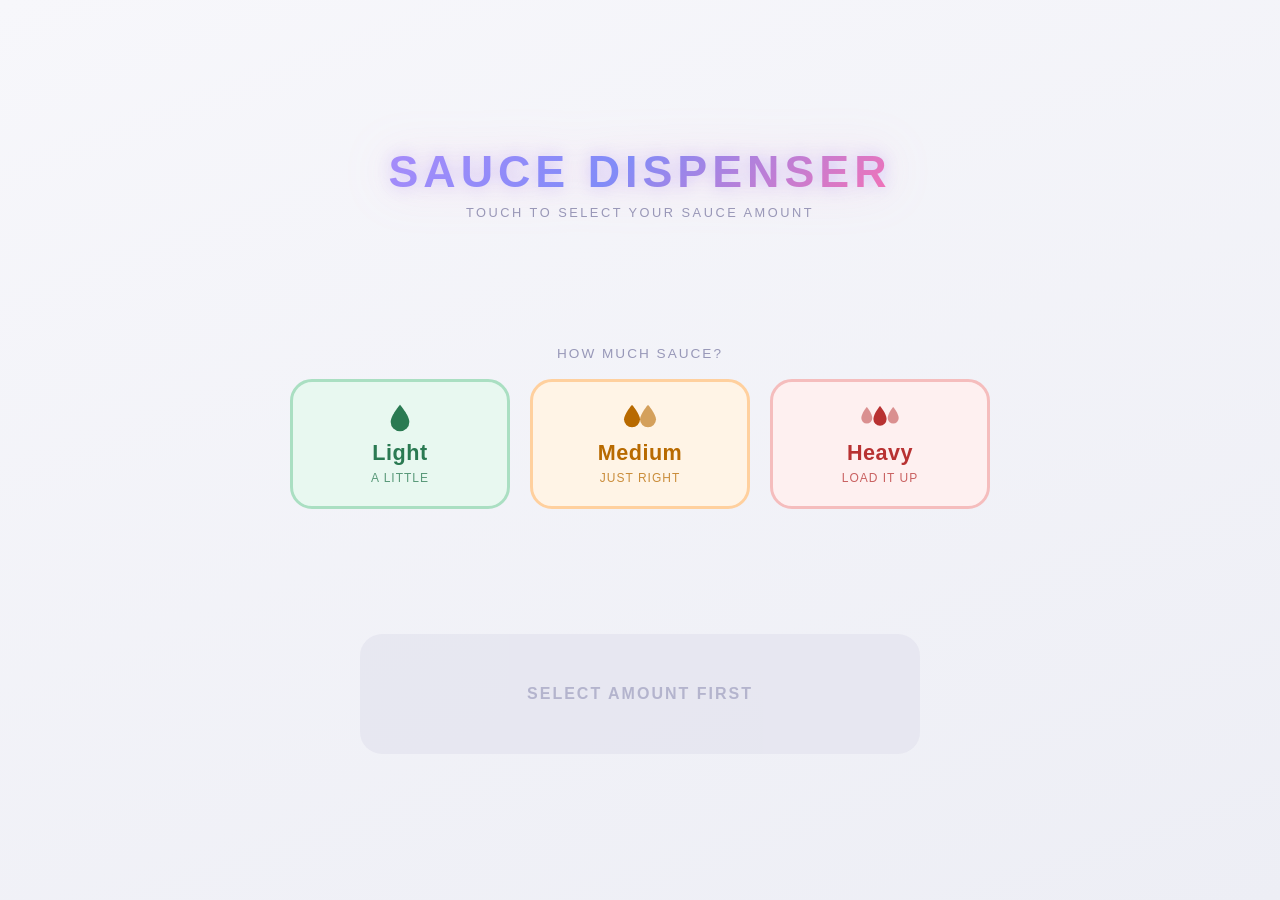
<file: index.html>
<!DOCTYPE html>
<html lang="en">
  <head>
    <meta charset="UTF-8" />
    <!-- Prevent zooming on touch devices -->
    <meta name="viewport" content="width=device-width, initial-scale=1.0, user-scalable=no" />
    <title>Sauce Dispenser</title>
    <link rel="stylesheet" href="style.css" />
  </head>
  <body>

    <div class="container">

      <!-- Title -->
      <header>
        <h1>Sauce Dispenser</h1>
        <p class="subtitle">Touch to select your sauce amount</p>
      </header>

      <!-- Quantity selector -->
      <section class="quantity-section" aria-label="Sauce quantity selector">
        <p class="section-label">How much sauce?</p>

        <div class="quantity-buttons">

          <!-- Light: single drop -->
          <button class="qty-btn" id="btn-light" data-value="Light" aria-pressed="false">
            <svg class="btn-icon" viewBox="0 0 24 24" aria-hidden="true">
              <path d="M12 2 C12 2 5 10 5 15 A7 7 0 0 0 19 15 C19 10 12 2 12 2 Z"
                    fill="currentColor"/>
            </svg>
            <span class="btn-label">Light</span>
            <span class="btn-sub">A little</span>
          </button>

          <!-- Medium: two drops -->
          <button class="qty-btn" id="btn-medium" data-value="Medium" aria-pressed="false">
            <svg class="btn-icon" viewBox="0 0 32 24" aria-hidden="true">
              <path d="M10 2 C10 2 4 9 4 13 A6 6 0 0 0 16 13 C16 9 10 2 10 2 Z"
                    fill="currentColor"/>
              <path d="M22 2 C22 2 16 9 16 13 A6 6 0 0 0 28 13 C28 9 22 2 22 2 Z"
                    fill="currentColor" opacity="0.6"/>
            </svg>
            <span class="btn-label">Medium</span>
            <span class="btn-sub">Just right</span>
          </button>

          <!-- Heavy: three drops -->
          <button class="qty-btn" id="btn-heavy" data-value="Heavy" aria-pressed="false">
            <svg class="btn-icon" viewBox="0 0 40 24" aria-hidden="true">
              <path d="M8 2 C8 2 3 8 3 12 A5 5 0 0 0 13 12 C13 8 8 2 8 2 Z"
                    fill="currentColor" opacity="0.5"/>
              <path d="M20 1 C20 1 14 8 14 13 A6 6 0 0 0 26 13 C26 8 20 1 20 1 Z"
                    fill="currentColor"/>
              <path d="M32 2 C32 2 27 8 27 12 A5 5 0 0 0 37 12 C37 8 32 2 32 2 Z"
                    fill="currentColor" opacity="0.5"/>
            </svg>
            <span class="btn-label">Heavy</span>
            <span class="btn-sub">Load it up</span>
          </button>

        </div>
      </section>

      <!-- Start button -->
      <section class="start-section">
        <button class="start-btn" id="start-btn" disabled aria-disabled="true">
          <span class="start-label" id="start-label">Select amount first</span>
        </button>
      </section>

    </div><!-- /.container -->

    <!-- Full-screen dispensing overlay -->
    <div class="message-overlay" id="message-overlay" role="status" aria-live="assertive" aria-atomic="true">
      <div class="message-card">
        <!-- Spinning ring -->
        <div class="spinner" aria-hidden="true">
          <div class="spinner-ring"></div>
        </div>
        <!-- Message text -->
        <p class="message-text" id="message-text">Dispensing...</p>
        <!-- Progress bar -->
        <div class="progress-bar" aria-hidden="true">
          <div class="progress-fill" id="progress-fill"></div>
        </div>
      </div>
    </div>

    <script src="script.js"></script>
  </body>
</html>
</file>
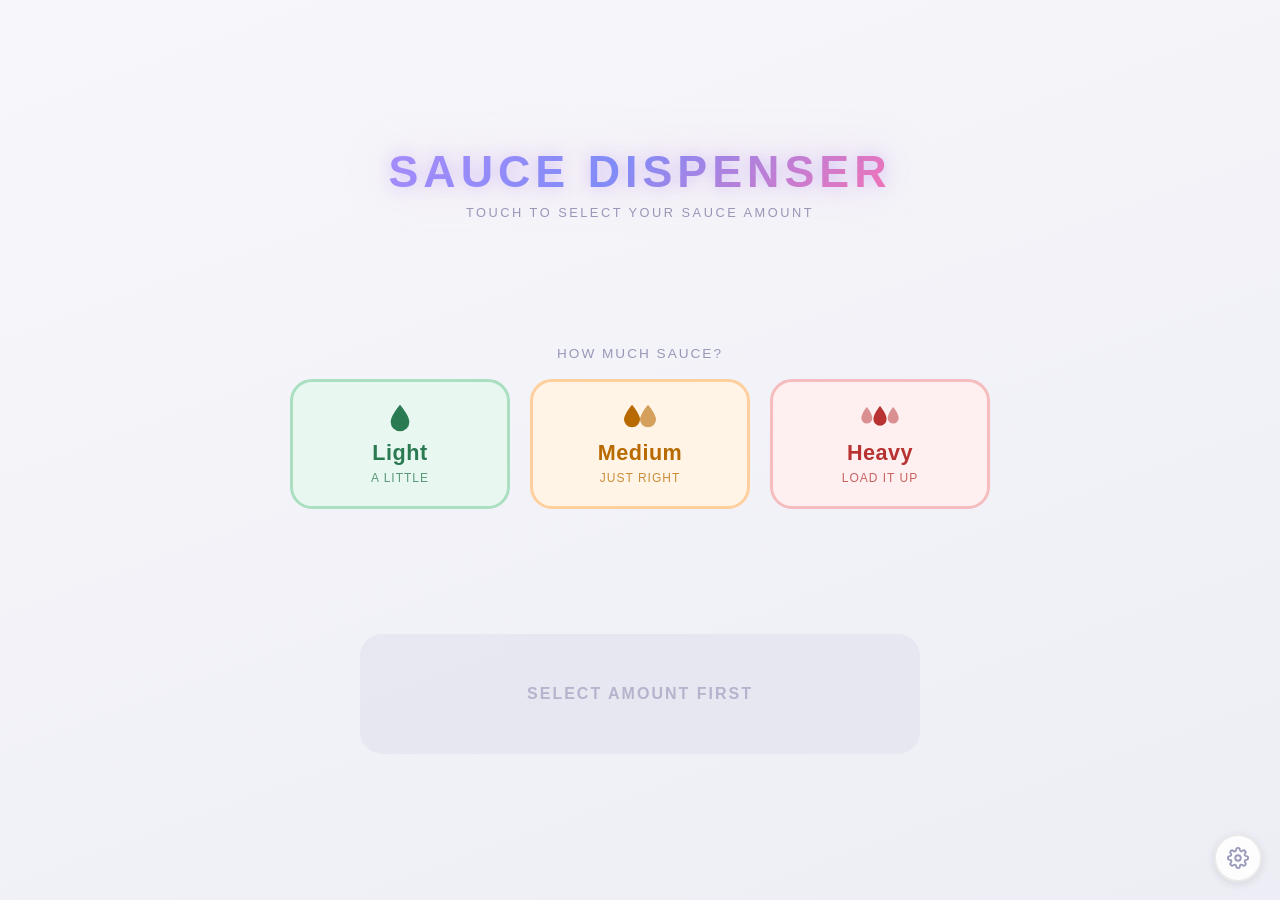
<file: ui/index.html>
﻿<!DOCTYPE html>
<html lang="en">
  <head>
    <meta charset="UTF-8" />
    <!-- Prevent zooming on touch devices -->
    <meta name="viewport" content="width=device-width, initial-scale=1.0, user-scalable=no" />
    <title>Sauce Dispenser</title>
    <link rel="stylesheet" href="style.css?v=2" />
  </head>
  <body>

    <div class="container">

      <!-- Title -->
      <header>
        <h1>Sauce Dispenser</h1>
        <p class="subtitle">Touch to select your sauce amount</p>
      </header>

      <!-- Quantity selector -->
      <section class="quantity-section" aria-label="Sauce quantity selector">
        <p class="section-label">How much sauce?</p>

        <div class="quantity-buttons">

          <!-- Light: single drop -->
          <button class="qty-btn" id="btn-light" data-value="Light" aria-pressed="false">
            <svg class="btn-icon" viewBox="0 0 24 24" aria-hidden="true">
              <path d="M12 2 C12 2 5 10 5 15 A7 7 0 0 0 19 15 C19 10 12 2 12 2 Z"
                    fill="currentColor"/>
            </svg>
            <span class="btn-label">Light</span>
            <span class="btn-sub">A little</span>
          </button>

          <!-- Medium: two drops -->
          <button class="qty-btn" id="btn-medium" data-value="Medium" aria-pressed="false">
            <svg class="btn-icon" viewBox="0 0 32 24" aria-hidden="true">
              <path d="M10 2 C10 2 4 9 4 13 A6 6 0 0 0 16 13 C16 9 10 2 10 2 Z"
                    fill="currentColor"/>
              <path d="M22 2 C22 2 16 9 16 13 A6 6 0 0 0 28 13 C28 9 22 2 22 2 Z"
                    fill="currentColor" opacity="0.6"/>
            </svg>
            <span class="btn-label">Medium</span>
            <span class="btn-sub">Just right</span>
          </button>

          <!-- Heavy: three drops -->
          <button class="qty-btn" id="btn-heavy" data-value="Heavy" aria-pressed="false">
            <svg class="btn-icon" viewBox="0 0 40 24" aria-hidden="true">
              <path d="M8 2 C8 2 3 8 3 12 A5 5 0 0 0 13 12 C13 8 8 2 8 2 Z"
                    fill="currentColor" opacity="0.5"/>
              <path d="M20 1 C20 1 14 8 14 13 A6 6 0 0 0 26 13 C26 8 20 1 20 1 Z"
                    fill="currentColor"/>
              <path d="M32 2 C32 2 27 8 27 12 A5 5 0 0 0 37 12 C37 8 32 2 32 2 Z"
                    fill="currentColor" opacity="0.5"/>
            </svg>
            <span class="btn-label">Heavy</span>
            <span class="btn-sub">Load it up</span>
          </button>

        </div>
      </section>

      <!-- Start button -->
      <section class="start-section">
        <button class="start-btn" id="start-btn" disabled aria-disabled="true">
          <span class="start-label" id="start-label">Select amount first</span>
        </button>
      </section>

    </div><!-- /.container -->

    <!-- Full-screen dispensing overlay -->
    <div class="message-overlay" id="message-overlay" role="status" aria-live="assertive" aria-atomic="true">
      <div class="message-card">
        <!-- Spinning ring -->
        <div class="spinner" aria-hidden="true">
          <div class="spinner-ring"></div>
        </div>
        <!-- Message text -->
        <p class="message-text" id="message-text">Dispensing...</p>
        <!-- Progress bar -->
        <div class="progress-bar" aria-hidden="true">
          <div class="progress-fill" id="progress-fill"></div>
        </div>
      </div>
    </div>

    <!-- Gear / logs button -->
    <button class="gear-btn" id="gear-btn" aria-label="View logs" title="View logs">
      <svg viewBox="0 0 24 24" fill="none" stroke="currentColor" stroke-width="2" stroke-linecap="round" stroke-linejoin="round" aria-hidden="true">
        <circle cx="12" cy="12" r="3"/>
        <path d="M19.4 15a1.65 1.65 0 0 0 .33 1.82l.06.06a2 2 0 0 1-2.83 2.83l-.06-.06a1.65 1.65 0 0 0-1.82-.33 1.65 1.65 0 0 0-1 1.51V21a2 2 0 0 1-4 0v-.09A1.65 1.65 0 0 0 9 19.4a1.65 1.65 0 0 0-1.82.33l-.06.06a2 2 0 0 1-2.83-2.83l.06-.06A1.65 1.65 0 0 0 4.68 15a1.65 1.65 0 0 0-1.51-1H3a2 2 0 0 1 0-4h.09A1.65 1.65 0 0 0 4.6 9a1.65 1.65 0 0 0-.33-1.82l-.06-.06a2 2 0 0 1 2.83-2.83l.06.06A1.65 1.65 0 0 0 9 4.68a1.65 1.65 0 0 0 1-1.51V3a2 2 0 0 1 4 0v.09a1.65 1.65 0 0 0 1 1.51 1.65 1.65 0 0 0 1.82-.33l.06-.06a2 2 0 0 1 2.83 2.83l-.06.06A1.65 1.65 0 0 0 19.4 9a1.65 1.65 0 0 0 1.51 1H21a2 2 0 0 1 0 4h-.09a1.65 1.65 0 0 0-1.51 1z"/>
      </svg>
    </button>

    <!-- Log panel -->
    <div class="log-backdrop" id="log-backdrop"></div>
    <div class="log-panel" id="log-panel" role="dialog" aria-label="System logs" aria-modal="true" hidden>
      <div class="log-panel-header">
        <span class="log-panel-title">System Logs</span>
        <div class="log-panel-actions">
          <button class="log-action-btn" id="log-refresh-btn" title="Refresh">&#8635;</button>
          <button class="log-action-btn" id="log-close-btn" aria-label="Close">&times;</button>
        </div>
      </div>
      <div class="log-debug-bar">
        <button class="log-debug-btn" id="debug-manual-btn">Manual Controls</button>
        <button class="log-debug-btn log-debug-btn--danger" id="debug-restart-btn">Restart Backend</button>
      </div>
      <ol class="log-list" id="log-list" reversed>
        <li class="log-empty">No log entries yet.</li>
      </ol>
    </div>

    <!-- Manual controls popup -->
    <div class="manual-modal" id="manual-modal" hidden>
      <div class="manual-modal-card">
        <div class="manual-modal-header">
          <span>Manual Controls</span>
          <button class="log-action-btn" id="manual-modal-close" aria-label="Close">&times;</button>
        </div>
        <div class="manual-modal-grid">
          <button class="log-debug-btn" id="debug-home-grabber-btn">Home Grabber</button>
          <button class="log-debug-btn" id="debug-home-extruder-btn">Home Extruder</button>
          <button class="log-debug-btn" id="debug-close-grabber-btn">Close Grabber</button>
          <button class="log-debug-btn" id="debug-open-grabber-btn">Open Grabber</button>
          <button class="log-debug-btn" id="debug-open-extruder-btn">Open Extruder</button>
          <button class="log-debug-btn" id="debug-meet-plunger-btn">Meet Plunger</button>
          <button class="log-debug-btn" id="debug-home-gantry-btn">Zero Gantry</button>
          <button class="log-debug-btn manual-modal-grid--full" id="debug-move-gantry-btn">Move Gantry</button>
        </div>
      </div>
    </div>

    <!-- Gantry location picker popup -->
    <div class="manual-modal" id="gantry-modal" hidden>
      <div class="manual-modal-card">
        <div class="manual-modal-header">
          <span>Move Gantry To</span>
          <button class="log-action-btn" id="gantry-modal-close" aria-label="Close">&times;</button>
        </div>
        <p class="gantry-current-pos" id="gantry-current-pos">Current position: --</p>
        <div class="manual-modal-grid" id="gantry-location-grid">
          <!-- populated by JS from /api/manual/gantry-positions -->
        </div>
        <div class="gantry-custom-row">
          <div class="gantry-slider-wrap">
            <span class="gantry-slider-val" id="gantry-slider-val">0 mm</span>
            <input type="range" id="gantry-custom-input" class="gantry-custom-input" min="0" max="400" step="1" value="0" />
            <div class="gantry-slider-ticks"><span>0</span><span>100</span><span>200</span><span>300</span><span>400</span></div>
          </div>
          <button class="log-debug-btn" id="gantry-custom-btn">Move</button>
        </div>
      </div>
    </div>

    <script src="script.js?v=3"></script>
  </body>
</html>
</file>
<file: style.css>
/* =====================================================
   Sauce Dispenser � Kiosk Stylesheet  v2
   Target: 7-inch touchscreen  800 � 480 px landscape
   ===================================================== */

/* -- Reset & base ------------------------------------ */
*, *::before, *::after {
  box-sizing: border-box;
  margin: 0;
  padding: 0;
}

html, body {
  width: 100%;
  height: 100%;
  -webkit-text-size-adjust: 100%;
  overflow: hidden;               /* No scrolling on kiosk */
}

body {
  /* Clean warm-white to cool-grey -- modern light UI */
  background: linear-gradient(160deg, #f7f7fb 0%, #edeef5 100%);
  color: #2c2c3e;
  font-family: 'Segoe UI', Tahoma, Geneva, Verdana, sans-serif;
  display: flex;
  align-items: center;
  justify-content: center;
  -webkit-tap-highlight-color: transparent;
  user-select: none;
}

/* -- Main container ---------------------------------- */
.container {
  display: flex;
  flex-direction: column;
  align-items: center;
  justify-content: space-evenly;
  width: 100%;
  max-width: 780px;
  height: 100vh;
  padding: 20px 24px;
  position: relative;
}

/* -- Header / title ---------------------------------- */
header {
  text-align: center;
}

header h1 {
  font-size: clamp(2rem, 5.5vw, 2.8rem);
  font-weight: 800;
  letter-spacing: 5px;
  text-transform: uppercase;
  /* Soft indigo-to-pink gradient -- modern pastel title */
  background: linear-gradient(135deg, #a78bfa 0%, #818cf8 45%, #f472b6 100%);
  -webkit-background-clip: text;
  -webkit-text-fill-color: transparent;
  background-clip: text;
  filter:
    drop-shadow(0 0  8px rgba(167, 139, 250, 0.45))
    drop-shadow(0 0 24px rgba(244, 114, 182, 0.2));
}

.subtitle {
  margin-top: 8px;
  font-size: 0.8rem;
  letter-spacing: 2.5px;
  text-transform: uppercase;
  color: #9898b8;
}

/* -- Section label ----------------------------------- */
.section-label {
  text-align: center;
  font-size: 0.85rem;
  letter-spacing: 2px;
  text-transform: uppercase;
  color: #9898b8;
  margin-bottom: 18px;
}

/* -- Quantity buttons container ---------------------- */
.quantity-section {
  width: 100%;
}

.quantity-buttons {
  display: flex;
  flex-direction: row;
  gap: 20px;                    /* =20 px gap as required */
  justify-content: center;
  flex-wrap: nowrap;            /* Stay in one row on 800 px */
}

/* -- Quantity button base ----------------------------- */
.qty-btn {
  flex: 1 1 0;
  min-width: 130px;
  max-width: 220px;
  min-height: 130px;            /* =120 px touch target */
  display: flex;
  flex-direction: column;
  align-items: center;
  justify-content: center;
  gap: 8px;
  border: 3px solid transparent;
  border-radius: 22px;
  cursor: pointer;
  outline: none;
  /* Smooth transitions for all interactive states */
  transition:
    transform      0.14s cubic-bezier(.34,1.5,.64,1),
    box-shadow     0.16s ease,
    background-color 0.16s ease,
    opacity        0.2s ease,
    border-color   0.16s ease;
  position: relative;
  overflow: hidden;
}

/* Ripple-on-press: pseudo element fills with dark flash */
.qty-btn::after {
  content: '';
  position: absolute;
  inset: 0;
  background: rgba(0,0,0,0);
  border-radius: inherit;
  transition: background 0.08s ease;
}
.qty-btn:active::after {
  background: rgba(0,0,0,0.07);
}

/* Icon inside button */
.btn-icon {
  width: 44px;
  height: 32px;
  flex-shrink: 0;
  /* colour inherited from button color */
}

/* Main button label */
.btn-label {
  font-size: 1.35rem;
  font-weight: 700;
  letter-spacing: 0.5px;
  line-height: 1;
}

/* Descriptive sub-label */
.btn-sub {
  font-size: 0.75rem;
  letter-spacing: 1px;
  text-transform: uppercase;
  opacity: 0.75;
}

/* -- Dimmed state: unselected buttons when another is active -- */
.qty-btn.dimmed {
  opacity: 0.35;
  transform: scale(0.97);
}

/* -- Press feedback: scale down + flash --------------- */
.qty-btn:active:not(:disabled) {
  transform: scale(0.93) !important;
}

/* -- Light (pastel mint green) ----------------------- */
#btn-light {
  background-color: #e8f8f0;
  color: #2a7a52;
  border-color: #aadfc2;
}
#btn-light:hover:not(:disabled) {
  background-color: #d4f0e2;
  box-shadow: 0 4px 18px rgba(42, 122, 82, 0.15);
}
#btn-light.active {
  background-color: #b8e8cc;
  color: #1a5438;
  border-color: #2a7a52;
  box-shadow: 0 0 0 3px rgba(42, 122, 82, 0.18), 0 6px 20px rgba(42, 122, 82, 0.2);
  transform: scale(1.07);
}

/* -- Medium (pastel peach/amber) --------------------- */
#btn-medium {
  background-color: #fff4e6;
  color: #b86a00;
  border-color: #ffd09e;
}
#btn-medium:hover:not(:disabled) {
  background-color: #ffe8c8;
  box-shadow: 0 4px 18px rgba(184, 106, 0, 0.15);
}
#btn-medium.active {
  background-color: #fcd9a0;
  color: #7a4200;
  border-color: #b86a00;
  box-shadow: 0 0 0 3px rgba(184, 106, 0, 0.18), 0 6px 20px rgba(184, 106, 0, 0.2);
  transform: scale(1.07);
}

/* -- Heavy (pastel rose/red) ------------------------- */
#btn-heavy {
  background-color: #fef0f0;
  color: #b83232;
  border-color: #f5bdbd;
}
#btn-heavy:hover:not(:disabled) {
  background-color: #fde0e0;
  box-shadow: 0 4px 18px rgba(184, 50, 50, 0.15);
}
#btn-heavy.active {
  background-color: #f8c0c0;
  color: #7a1a1a;
  border-color: #b83232;
  box-shadow: 0 0 0 3px rgba(184, 50, 50, 0.18), 0 6px 20px rgba(184, 50, 50, 0.2);
  transform: scale(1.07);
}

/* -- START button ------------------------------------- */
.start-section {
  width: 100%;
  display: flex;
  justify-content: center;
}

.start-btn {
  width: 100%;
  max-width: 560px;
  height: 120px;               /* Large comfortable touch target */
  border: none;
  border-radius: 22px;
  cursor: pointer;
  outline: none;
  position: relative;
  overflow: hidden;
  transition:
    background-color 0.18s ease,
    box-shadow       0.18s ease,
    transform        0.14s cubic-bezier(.34,1.5,.64,1),
    opacity          0.2s ease;
}

/* Disabled state */
.start-btn:disabled {
  background-color: #e4e4ef;
  box-shadow: none;
  cursor: not-allowed;
  opacity: 0.75;
}

/* Enabled / ready state -- soft indigo */
.start-btn:not(:disabled) {
  background: linear-gradient(135deg, #818cf8 0%, #6366f1 100%);
  box-shadow: 0 6px 24px rgba(99, 102, 241, 0.35), 0 2px 8px rgba(0,0,0,0.08);
}

.start-btn:hover:not(:disabled) {
  background: linear-gradient(135deg, #a5b4fc 0%, #818cf8 100%);
  box-shadow: 0 10px 32px rgba(99, 102, 241, 0.45), 0 4px 12px rgba(0,0,0,0.08);
  transform: translateY(-2px);
}

.start-btn:active:not(:disabled) {
  transform: scale(0.96) translateY(0);
  box-shadow: 0 2px 10px rgba(99, 102, 241, 0.3);
}

/* START button press flash animation */
.start-btn.flash {
  animation: startFlash 0.3s ease;
}
@keyframes startFlash {
  0%   { filter: brightness(1); }
  40%  { filter: brightness(1.6); }
  100% { filter: brightness(1); }
}

.start-label {
  display: block;
  font-size: 1.8rem;
  font-weight: 800;
  letter-spacing: 5px;
  text-transform: uppercase;
  color: #ffffff;
  pointer-events: none;
}

/* Dimmed label text when disabled */
.start-btn:disabled .start-label {
  font-size: 1rem;
  letter-spacing: 2px;
  color: #a0a0c0;
}

/* -- Dispensing overlay ------------------------------- */
.message-overlay {
  position: fixed;
  inset: 0;
  display: flex;
  align-items: center;
  justify-content: center;
  background: rgba(237, 238, 245, 0.82);
  backdrop-filter: blur(8px);
  -webkit-backdrop-filter: blur(8px);
  opacity: 0;
  pointer-events: none;
  transition: opacity 0.3s ease;
  z-index: 200;
}

.message-overlay.visible {
  opacity: 1;
  pointer-events: all;
}

/* Modal card */
.message-card {
  background: #ffffff;
  border: 2px solid rgba(0,0,0,0.07);
  border-radius: 28px;
  padding: 48px 60px;
  text-align: center;
  display: flex;
  flex-direction: column;
  align-items: center;
  gap: 24px;
  max-width: 82vw;
  box-shadow: 0 20px 60px rgba(0,0,0,0.12);
  transform: scale(0.85);
  transition: transform 0.3s cubic-bezier(.34,1.5,.64,1);
}

.message-overlay.visible .message-card {
  transform: scale(1);
}

/* -- Spinner ------------------------------------------- */
.spinner {
  width: 64px;
  height: 64px;
  position: relative;
}

.spinner-ring {
  width: 100%;
  height: 100%;
  border-radius: 50%;
  border: 5px solid rgba(0,0,0,0.08);
  border-top-color: #6366f1;
  animation: spin 0.85s linear infinite;
}

@keyframes spin {
  to { transform: rotate(360deg); }
}

/* -- Overlay message text ------------------------------ */
.message-text {
  font-size: clamp(1.4rem, 4vw, 2rem);
  font-weight: 700;
  color: #2c2c3e;
  letter-spacing: 1px;
  line-height: 1.3;
}

/* -- Progress bar -------------------------------------- */
.progress-bar {
  width: 100%;
  max-width: 320px;
  height: 8px;
  background: rgba(0,0,0,0.08);
  border-radius: 99px;
  overflow: hidden;
}

.progress-fill {
  height: 100%;
  width: 0%;
  background: linear-gradient(90deg, #818cf8, #f472b6);
  border-radius: 99px;
  transition: width linear;   /* duration set dynamically in JS */
}
</file>
<file: ui/style.css>
/* =====================================================
   Sauce Dispenser � Kiosk Stylesheet  v2
   Target: 7-inch touchscreen  800 � 480 px landscape
   ===================================================== */

/* -- Reset & base ------------------------------------ */
*, *::before, *::after {
  box-sizing: border-box;
  margin: 0;
  padding: 0;
}

html, body {
  width: 100%;
  height: 100%;
  -webkit-text-size-adjust: 100%;
  overflow: hidden;               /* No scrolling on kiosk */
}

body {
  /* Clean warm-white to cool-grey -- modern light UI */
  background: linear-gradient(160deg, #f7f7fb 0%, #edeef5 100%);
  color: #2c2c3e;
  font-family: 'Segoe UI', Tahoma, Geneva, Verdana, sans-serif;
  display: flex;
  align-items: center;
  justify-content: center;
  -webkit-tap-highlight-color: transparent;
  user-select: none;
}

/* -- Main container ---------------------------------- */
.container {
  display: flex;
  flex-direction: column;
  align-items: center;
  justify-content: space-evenly;
  width: 100%;
  max-width: 780px;
  height: 100vh;
  padding: 20px 24px;
  position: relative;
}

/* -- Header / title ---------------------------------- */
header {
  text-align: center;
}

header h1 {
  font-size: clamp(2rem, 5.5vw, 2.8rem);
  font-weight: 800;
  letter-spacing: 5px;
  text-transform: uppercase;
  /* Soft indigo-to-pink gradient -- modern pastel title */
  background: linear-gradient(135deg, #a78bfa 0%, #818cf8 45%, #f472b6 100%);
  -webkit-background-clip: text;
  -webkit-text-fill-color: transparent;
  background-clip: text;
  filter:
    drop-shadow(0 0  8px rgba(167, 139, 250, 0.45))
    drop-shadow(0 0 24px rgba(244, 114, 182, 0.2));
}

.subtitle {
  margin-top: 8px;
  font-size: 0.8rem;
  letter-spacing: 2.5px;
  text-transform: uppercase;
  color: #9898b8;
}

/* -- Section label ----------------------------------- */
.section-label {
  text-align: center;
  font-size: 0.85rem;
  letter-spacing: 2px;
  text-transform: uppercase;
  color: #9898b8;
  margin-bottom: 18px;
}

/* -- Quantity buttons container ---------------------- */
.quantity-section {
  width: 100%;
}

.quantity-buttons {
  display: flex;
  flex-direction: row;
  gap: 20px;                    /* =20 px gap as required */
  justify-content: center;
  flex-wrap: nowrap;            /* Stay in one row on 800 px */
}

/* -- Quantity button base ----------------------------- */
.qty-btn {
  flex: 1 1 0;
  min-width: 130px;
  max-width: 220px;
  min-height: 130px;            /* =120 px touch target */
  display: flex;
  flex-direction: column;
  align-items: center;
  justify-content: center;
  gap: 8px;
  border: 3px solid transparent;
  border-radius: 22px;
  cursor: pointer;
  outline: none;
  /* Smooth transitions for all interactive states */
  transition:
    transform      0.14s cubic-bezier(.34,1.5,.64,1),
    box-shadow     0.16s ease,
    background-color 0.16s ease,
    opacity        0.2s ease,
    border-color   0.16s ease;
  position: relative;
  overflow: hidden;
}

/* Ripple-on-press: pseudo element fills with dark flash */
.qty-btn::after {
  content: '';
  position: absolute;
  inset: 0;
  background: rgba(0,0,0,0);
  border-radius: inherit;
  transition: background 0.08s ease;
}
.qty-btn:active::after {
  background: rgba(0,0,0,0.07);
}

/* Icon inside button */
.btn-icon {
  width: 44px;
  height: 32px;
  flex-shrink: 0;
  /* colour inherited from button color */
}

/* Main button label */
.btn-label {
  font-size: 1.35rem;
  font-weight: 700;
  letter-spacing: 0.5px;
  line-height: 1;
}

/* Descriptive sub-label */
.btn-sub {
  font-size: 0.75rem;
  letter-spacing: 1px;
  text-transform: uppercase;
  opacity: 0.75;
}

/* -- Dimmed state: unselected buttons when another is active -- */
.qty-btn.dimmed {
  opacity: 0.35;
  transform: scale(0.97);
}

/* -- Press feedback: scale down + flash --------------- */
.qty-btn:active:not(:disabled) {
  transform: scale(0.93) !important;
}

/* -- Light (pastel mint green) ----------------------- */
#btn-light {
  background-color: #e8f8f0;
  color: #2a7a52;
  border-color: #aadfc2;
}
#btn-light:hover:not(:disabled) {
  background-color: #d4f0e2;
  box-shadow: 0 4px 18px rgba(42, 122, 82, 0.15);
}
#btn-light.active {
  background-color: #b8e8cc;
  color: #1a5438;
  border-color: #2a7a52;
  box-shadow: 0 0 0 3px rgba(42, 122, 82, 0.18), 0 6px 20px rgba(42, 122, 82, 0.2);
  transform: scale(1.07);
}

/* -- Medium (pastel peach/amber) --------------------- */
#btn-medium {
  background-color: #fff4e6;
  color: #b86a00;
  border-color: #ffd09e;
}
#btn-medium:hover:not(:disabled) {
  background-color: #ffe8c8;
  box-shadow: 0 4px 18px rgba(184, 106, 0, 0.15);
}
#btn-medium.active {
  background-color: #fcd9a0;
  color: #7a4200;
  border-color: #b86a00;
  box-shadow: 0 0 0 3px rgba(184, 106, 0, 0.18), 0 6px 20px rgba(184, 106, 0, 0.2);
  transform: scale(1.07);
}

/* -- Heavy (pastel rose/red) ------------------------- */
#btn-heavy {
  background-color: #fef0f0;
  color: #b83232;
  border-color: #f5bdbd;
}
#btn-heavy:hover:not(:disabled) {
  background-color: #fde0e0;
  box-shadow: 0 4px 18px rgba(184, 50, 50, 0.15);
}
#btn-heavy.active {
  background-color: #f8c0c0;
  color: #7a1a1a;
  border-color: #b83232;
  box-shadow: 0 0 0 3px rgba(184, 50, 50, 0.18), 0 6px 20px rgba(184, 50, 50, 0.2);
  transform: scale(1.07);
}

/* -- START button ------------------------------------- */
.start-section {
  width: 100%;
  display: flex;
  justify-content: center;
}

.start-btn {
  width: 100%;
  max-width: 560px;
  height: 120px;               /* Large comfortable touch target */
  border: none;
  border-radius: 22px;
  cursor: pointer;
  outline: none;
  position: relative;
  overflow: hidden;
  transition:
    background-color 0.18s ease,
    box-shadow       0.18s ease,
    transform        0.14s cubic-bezier(.34,1.5,.64,1),
    opacity          0.2s ease;
}

/* Disabled state */
.start-btn:disabled {
  background-color: #e4e4ef;
  box-shadow: none;
  cursor: not-allowed;
  opacity: 0.75;
}

/* Enabled / ready state -- soft indigo */
.start-btn:not(:disabled) {
  background: linear-gradient(135deg, #818cf8 0%, #6366f1 100%);
  box-shadow: 0 6px 24px rgba(99, 102, 241, 0.35), 0 2px 8px rgba(0,0,0,0.08);
}

.start-btn:hover:not(:disabled) {
  background: linear-gradient(135deg, #a5b4fc 0%, #818cf8 100%);
  box-shadow: 0 10px 32px rgba(99, 102, 241, 0.45), 0 4px 12px rgba(0,0,0,0.08);
  transform: translateY(-2px);
}

.start-btn:active:not(:disabled) {
  transform: scale(0.96) translateY(0);
  box-shadow: 0 2px 10px rgba(99, 102, 241, 0.3);
}

/* START button press flash animation */
.start-btn.flash {
  animation: startFlash 0.3s ease;
}
@keyframes startFlash {
  0%   { filter: brightness(1); }
  40%  { filter: brightness(1.6); }
  100% { filter: brightness(1); }
}

.start-label {
  display: block;
  font-size: 1.8rem;
  font-weight: 800;
  letter-spacing: 5px;
  text-transform: uppercase;
  color: #ffffff;
  pointer-events: none;
}

/* Dimmed label text when disabled */
.start-btn:disabled .start-label {
  font-size: 1rem;
  letter-spacing: 2px;
  color: #a0a0c0;
}

/* -- Dispensing overlay ------------------------------- */
.message-overlay {
  position: fixed;
  inset: 0;
  display: flex;
  align-items: center;
  justify-content: center;
  background: rgba(237, 238, 245, 0.82);
  backdrop-filter: blur(8px);
  -webkit-backdrop-filter: blur(8px);
  opacity: 0;
  pointer-events: none;
  transition: opacity 0.3s ease;
  z-index: 200;
}

.message-overlay.visible {
  opacity: 1;
  pointer-events: all;
}

/* Modal card */
.message-card {
  background: #ffffff;
  border: 2px solid rgba(0,0,0,0.07);
  border-radius: 28px;
  padding: 48px 60px;
  text-align: center;
  display: flex;
  flex-direction: column;
  align-items: center;
  gap: 24px;
  max-width: 82vw;
  box-shadow: 0 20px 60px rgba(0,0,0,0.12);
  transform: scale(0.85);
  transition: transform 0.3s cubic-bezier(.34,1.5,.64,1);
}

.message-overlay.visible .message-card {
  transform: scale(1);
}

/* -- Spinner ------------------------------------------- */
.spinner {
  width: 64px;
  height: 64px;
  position: relative;
}

.spinner-ring {
  width: 100%;
  height: 100%;
  border-radius: 50%;
  border: 5px solid rgba(0,0,0,0.08);
  border-top-color: #6366f1;
  animation: spin 0.85s linear infinite;
}

@keyframes spin {
  to { transform: rotate(360deg); }
}

/* -- Overlay message text ------------------------------ */
.message-text {
  font-size: clamp(1.4rem, 4vw, 2rem);
  font-weight: 700;
  color: #2c2c3e;
  letter-spacing: 1px;
  line-height: 1.3;
}

/* -- Progress bar -------------------------------------- */
.progress-bar {
  width: 100%;
  max-width: 320px;
  height: 8px;
  background: rgba(0,0,0,0.08);
  border-radius: 99px;
  overflow: hidden;
}

.progress-fill {
  height: 100%;
  width: 0%;
  background: linear-gradient(90deg, #818cf8, #f472b6);
  border-radius: 99px;
  transition: width linear;   /* duration set dynamically in JS */
}

/* -- Gear button ------------------------------------- */
.gear-btn {
  position: fixed;
  bottom: 18px;
  right: 18px;
  width: 48px;
  height: 48px;
  border-radius: 50%;
  border: 2px solid rgba(0,0,0,0.08);
  background: rgba(255,255,255,0.85);
  backdrop-filter: blur(6px);
  -webkit-backdrop-filter: blur(6px);
  color: #9898b8;
  display: flex;
  align-items: center;
  justify-content: center;
  cursor: pointer;
  outline: none;
  z-index: 300;
  transition: color 0.15s, background 0.15s, transform 0.15s, box-shadow 0.15s;
  box-shadow: 0 2px 8px rgba(0,0,0,0.10);
}
.gear-btn svg {
  width: 22px;
  height: 22px;
  pointer-events: none;
}
.gear-btn:hover {
  color: #6366f1;
  background: #ffffff;
  box-shadow: 0 4px 16px rgba(99,102,241,0.18);
}
.gear-btn:active {
  transform: scale(0.91);
}

/* -- Log backdrop ------------------------------------ */
.log-backdrop {
  display: none;
  position: fixed;
  inset: 0;
  background: rgba(44,44,62,0.35);
  backdrop-filter: blur(3px);
  -webkit-backdrop-filter: blur(3px);
  z-index: 400;
}
.log-backdrop.open {
  display: block;
}

/* -- Log panel --------------------------------------- */
.log-panel {
  position: fixed;
  bottom: 0;
  left: 0;
  right: 0;
  max-height: 60vh;
  background: #1e1e2e;
  border-top: 2px solid rgba(99,102,241,0.4);
  border-radius: 20px 20px 0 0;
  display: flex;
  flex-direction: column;
  z-index: 500;
  transform: translateY(100%);
  transition: transform 0.32s cubic-bezier(.34,1.4,.64,1);
  overflow: hidden;
}
.log-panel:not([hidden]) {
  transform: translateY(0);
}

.log-panel-header {
  display: flex;
  align-items: center;
  justify-content: space-between;
  padding: 14px 20px 12px;
  border-bottom: 1px solid rgba(255,255,255,0.08);
  flex-shrink: 0;
}

.log-panel-title {
  font-size: 0.78rem;
  font-weight: 700;
  letter-spacing: 3px;
  text-transform: uppercase;
  color: #a5b4fc;
}

.log-panel-actions {
  display: flex;
  gap: 8px;
}

.log-action-btn {
  background: none;
  border: none;
  color: #6b7280;
  font-size: 1.3rem;
  line-height: 1;
  cursor: pointer;
  padding: 4px 8px;
  border-radius: 8px;
  transition: color 0.15s, background 0.15s;
}
.log-action-btn:hover {
  color: #a5b4fc;
  background: rgba(165,180,252,0.1);
}

/* -- Debug button bar -------------------------------- */
.log-debug-bar {
  display: grid;
  grid-template-columns: 1fr 1fr;
  gap: 8px;
  padding: 10px 16px 12px;
  border-bottom: 1px solid rgba(255,255,255,0.08);
  flex-shrink: 0;
}

/* Manual Controls button centred on its own row above Restart */
#debug-manual-btn {
  grid-column: 1 / -1;
  max-width: 200px;
  justify-self: center;
}

/* Restart button spans full width on its own row */
.log-debug-btn--danger {
  grid-column: 1 / -1;
  border-color: rgba(239,68,68,0.5);
  background: rgba(239,68,68,0.12);
  color: #fca5a5;
}
.log-debug-btn--danger:hover {
  background: rgba(239,68,68,0.25);
  color: #f87171;
  border-color: rgba(239,68,68,0.7);
}

/* -- Manual controls modal ------------------------- */
.manual-modal {
  position: fixed;
  inset: 0;
  display: flex;
  align-items: center;
  justify-content: center;
  background: rgba(0, 0, 0, 0.55);
  backdrop-filter: blur(4px);
  -webkit-backdrop-filter: blur(4px);
  z-index: 600;
}
.manual-modal[hidden] {
  display: none;
}

.manual-modal-card {
  background: #1e1e2e;
  border: 1px solid rgba(99, 102, 241, 0.45);
  border-radius: 18px;
  padding: 20px;
  width: min(420px, 92vw);
  box-shadow: 0 20px 60px rgba(0,0,0,0.5);
}

.manual-modal-header {
  display: flex;
  align-items: center;
  justify-content: space-between;
  margin-bottom: 14px;
  padding-bottom: 12px;
  border-bottom: 1px solid rgba(255,255,255,0.08);
}
.manual-modal-header span {
  font-size: 0.78rem;
  font-weight: 700;
  letter-spacing: 3px;
  text-transform: uppercase;
  color: #a5b4fc;
}

.manual-modal-grid {
  display: grid;
  grid-template-columns: 1fr 1fr;
  gap: 8px;
}

.manual-modal-grid--full {
  grid-column: 1 / -1;
}

.log-debug-btn {
  min-height: 42px;
  padding: 8px 12px;
  border: 1px solid rgba(99,102,241,0.5);
  background: rgba(99,102,241,0.12);
  color: #c4b5fd;
  border-radius: 10px;
  font-family: inherit;
  font-size: 0.82rem;
  font-weight: 600;
  cursor: pointer;
  transition: background 0.15s, border-color 0.15s, color 0.15s;
  -webkit-tap-highlight-color: transparent;
}
.log-debug-btn:hover {
  background: rgba(99,102,241,0.25);
  border-color: rgba(99,102,241,0.75);
  color: #ddd6fe;
}
.log-debug-btn:active {
  background: rgba(99,102,241,0.4);
}
.log-debug-btn:disabled {
  opacity: 0.45;
  cursor: default;
}

/* -- Log list ---------------------------------------- */
.log-list {
  list-style: none;
  overflow-y: scroll;
  flex: 1;
  padding: 10px 0 16px;
  margin: 0;
  font-family: 'Consolas', 'Menlo', monospace;
  font-size: 0.78rem;
  cursor: grab;
  /* Hide scrollbar across browsers */
  scrollbar-width: none;          /* Firefox */
  -ms-overflow-style: none;       /* IE/Edge */
}
.log-list::-webkit-scrollbar {
  display: none;                  /* Chrome/Safari */
}
.log-list.dragging {
  cursor: grabbing;
  user-select: none;
}

.log-list li {
  display: grid;
  grid-template-columns: 64px 56px 1fr;
  gap: 0 10px;
  align-items: baseline;
  padding: 4px 20px;
  line-height: 1.5;
  border-bottom: 1px solid rgba(255,255,255,0.04);
}
.log-list li:last-child {
  border-bottom: none;
}

.log-time  { color: #4b5563; }
.log-level { font-weight: 700; text-transform: uppercase; }
.log-msg   { color: #e2e8f0; word-break: break-word; }

.log-level-INFO     { color: #60a5fa; }
.log-level-DEBUG    { color: #6b7280; }
.log-level-WARNING  { color: #fbbf24; }
.log-level-ERROR    { color: #f87171; }
.log-level-CRITICAL { color: #ef4444; }

.log-empty {
  grid-column: 1 / -1;
  color: #4b5563;
  text-align: center;
  padding: 24px 0;
}

/* -- Gantry modal: current position label ---------- */
.gantry-current-pos {
  font-size: 0.75rem;
  letter-spacing: 1.5px;
  color: #6b7280;
  text-align: center;
  margin: -4px 0 10px;
}

/* -- Gantry modal: custom position row ------------- */
.gantry-custom-row {
  display: flex;
  align-items: center;
  gap: 10px;
  margin-top: 10px;
}

.gantry-slider-wrap {
  flex: 1;
  min-width: 0;
  display: flex;
  flex-direction: column;
  gap: 4px;
}

.gantry-slider-val {
  font-size: 1.6rem;
  font-weight: 800;
  letter-spacing: 2px;
  color: #a5b4fc;
  text-align: center;
  line-height: 1;
  margin-bottom: 6px;
}

.gantry-slider-ticks {
  display: flex;
  justify-content: space-between;
  margin-top: 3px;
  font-size: 0.65rem;
  color: #4b5563;
  letter-spacing: 0.5px;
}

.gantry-custom-input {
  width: 100%;
  accent-color: #818cf8;
  cursor: pointer;
  height: 6px;
}
.gantry-custom-input::-webkit-slider-thumb {
  width: 20px;
  height: 20px;
}
.gantry-custom-input::-moz-range-thumb {
  width: 20px;
  height: 20px;
  border: none;
  background: #818cf8;
  border-radius: 50%;
}
</file>
